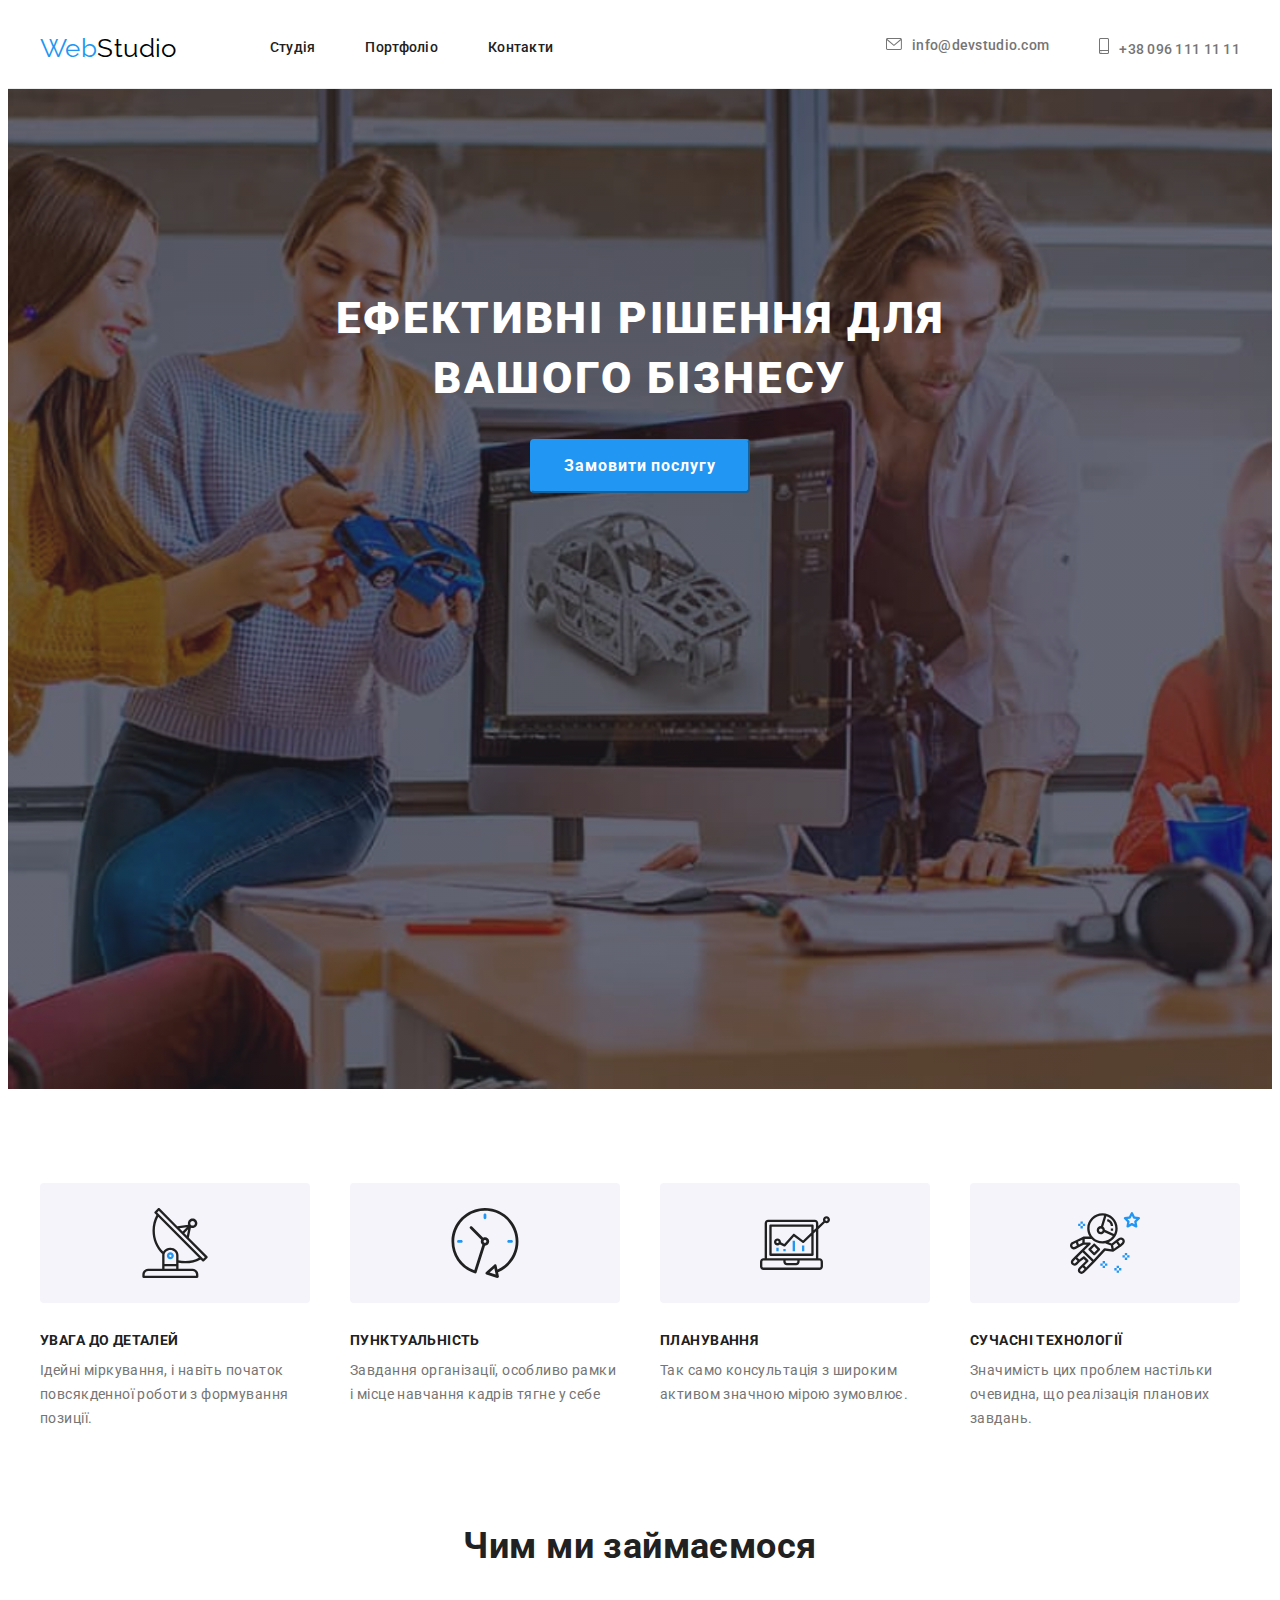
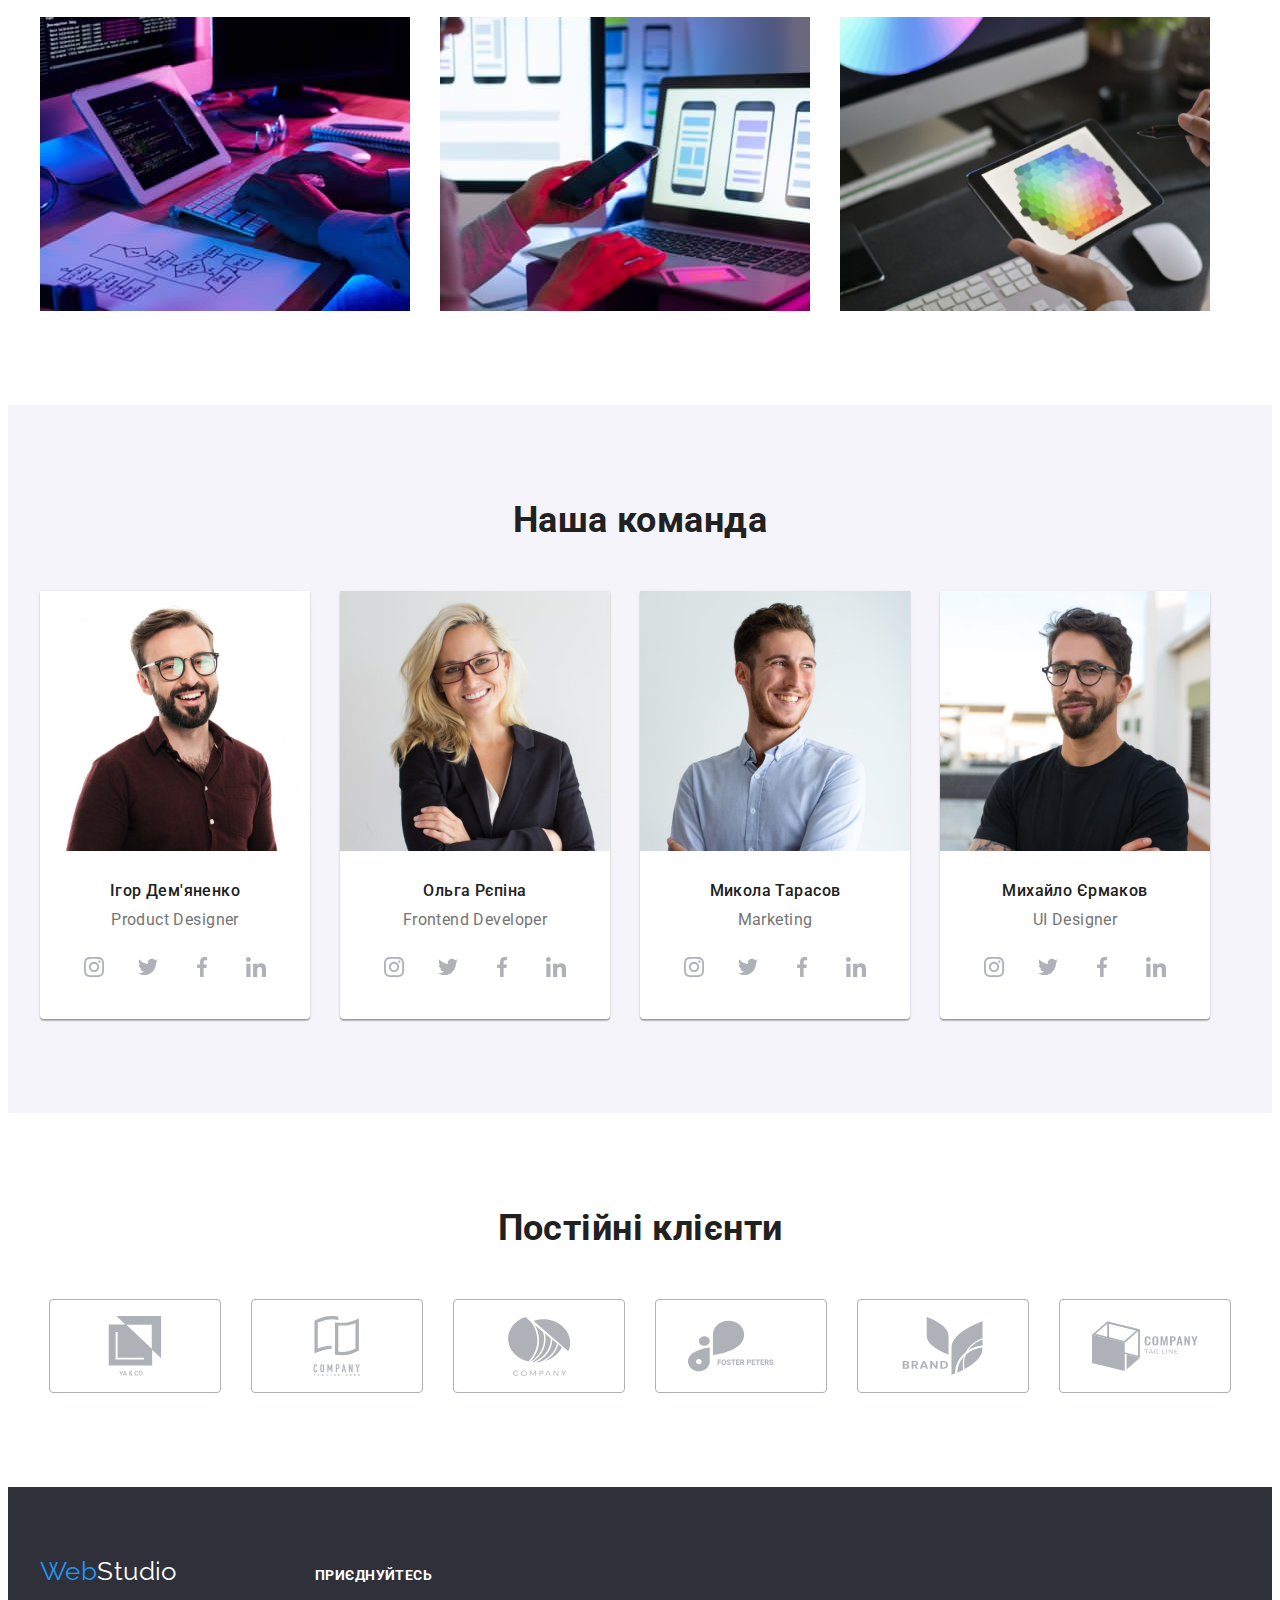
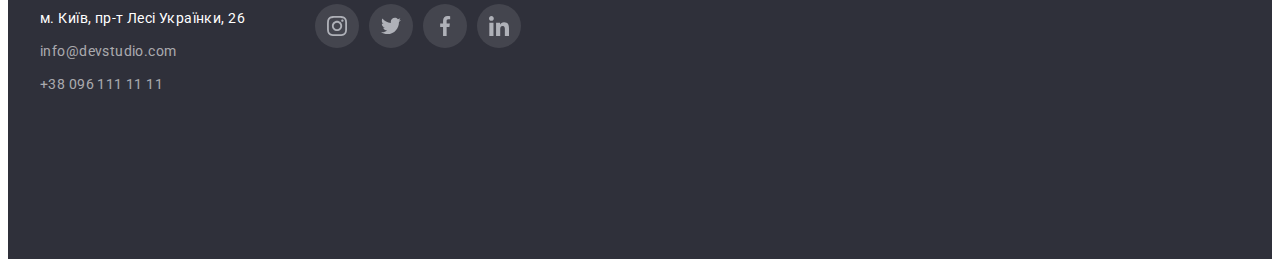
<file: index.html>
<!DOCTYPE html>
<html lang="uk">
<head>
    <meta charset="UTF-8">
    <meta http-equiv="X-UA-Compatible" content="IE=edge">
    <meta name="viewport" content="width=device-width, initial-scale=1.0">
    <link rel="preconnect" href="https://fonts.googleapis.com">
    <link rel="preconnect" href="https://fonts.gstatic.com" crossorigin>
    <link href="https://fonts.googleapis.com/css2?family=Raleway:wght@700&family=Roboto:wght@400;500;700;900&display=swap"
        rel="stylesheet">
    <link rel="stylesheet" href="https://cdnjs.cloudflare.com/ajax/libs/modern-normalize/1.1.0/modern-normalize.min.css"
        integrity="sha512-wpPYUAdjBVSE4KJnH1VR1HeZfpl1ub8YT/NKx4PuQ5NmX2tKuGu6U/JRp5y+Y8XG2tV+wKQpNHVUX03MfMFn9Q=="
        crossorigin="anonymous" referrerpolicy="no-referrer"/>
    <link rel="stylesheet" href="./css/styles.css">
    <title>WebStudio</title>
</head>

<body>
    <!--Шапка сайту-->
  <header class="header">
    <div class="container">
        <a class="logo" href="./index.html">Web<span>Studio</span></a>
        <nav class="nav-menu">
        <ul class="links">
            <li class="item"><a class="nav-link" href="./index.html">Студія</a></li>
            <li class="item"><a class="nav-link" href="./portfolio.html">Портфоліо</a></li>
            <li class="item"><a class="nav-link" href="#">Контакти</a></li>
        </ul>
        </nav>
        <ul class="contact-links">
            <li class="item">
                <a class="contact-link" href="mailto:info@devstudio.com">
                <svg class="header-icon-mail">
                <use href="./img/icons.svg#icon-envelope">
                    </use>
                </svg>info@devstudio.com</a>
            <li class="item">
                <a class="contact-link" href="tel:+380961111111">
                <svg class="header-icon-phone">
                <use href="./img/icons.svg#icon-smartphone">
                    </use>
                </svg>+38 096 111 11 11</a>
        </ul>
    </div>
  </header>
  <main>
    <!--Герой-->
    <section class="hero">
        <div class="conteiner">
            <h1 class="hero-title">Ефективні рішення для вашого бізнесу</h1>
            <button class="hero-button" type="button">Замовити послугу</button>
        </div>
    </section>
    <!--Особливості-->
    <section class="section">
        <div class="container">
            <h2 class="visually-hidden">Особливості</h2>
            <ul class="work-center">
                <li class="benefits">
                    <div class="icons">
                        <svg width="70" height="70">
                        <use href="./img/icons.svg#icon-antenna"></use>
                        </svg>
                    </div>
                    <h3 class="work-title">УВАГА ДО ДЕТАЛЕЙ</h3>
                    <p class="work-text">Ідейні міркування, і навіть початок повсякденної роботи з формування позиції.</p>
                </li>
                <li class="benefits">
                    <div class="icons">
                        <svg width="70" height="70">
                        <use href="./img/icons.svg#icon-clock"></use>
                        </svg>
                    </div>
                    <h3 class="work-title">ПУНКТУАЛЬНІСТЬ</h3>
                    <p class="work-text">Завдання організації, особливо рамки і місце навчання кадрів тягне у себе</p>
                </li>
                <li class="benefits">
                    <div class="icons">
                        <svg width="70" height="70">
                        <use href="./img/icons.svg#icon-diagram"></use>
                        </svg>
                    </div>
                    <h3 class="work-title">ПЛАНУВАННЯ</h3>
                    <p class="work-text">Так само консультація з широким активом значною мірою зумовлює.</p>
                </li>
                <li class="benefits">
                    <div class="icons">
                        <svg width="70" height="70">
                        <use href="./img/icons.svg#icon-astronaut"></use>
                    </svg>
                    </div>
                    <h3 class="work-title">СУЧАСНІ ТЕХНОЛОГІЇ</h3>
                    <p class="work-text">Значимість цих проблем настільки очевидна, що реалізація планових завдань.</p>
                </li>
            </ul>
        </div>
    </section>
    <!--Чим ми займаємося-->
    <section class="section project">
        <div class="container">
            <h2 class="section-title">Чим ми займаємося</h2>
            <ul class="work-img">
                <li><img src="./img/laptop.jpg" alt="Ноутбук" width="370"></li>
                <li><img src="./img/phone.jpg" alt="Телефон" width="370"></li>
                <li><img src="./img/tablet.jpg" alt="Планшет" width="370"></li>
            </ul>
        </div>
    </section>
    <!--Наша команда-->
    <section class="section teams">
        <div class="container">
            <h2 class="team">Наша команда</h2>
            <ul class="team-worker">
                <li>
                    <img src="./img/igor.jpg" alt="Ігор Дем'яненко" width="270">
                    <div class="team-card">
                        <h3 class="team-name">Ігор Дем'яненко</h3>
                        <p class="team-position">Product Designer</p>
                        <ul class="social-icons">
                            <li>
                                <a class="icon-cover" href=""><svg class="icon-social">
                                        <use href="./img/icons.svg#icon-instagram"></use>
                                    </svg>
                                </a>
                            </li>
                            <li>
                                <a class="icon-cover" href=""><svg class="icon-social">
                                        <use href="./img/icons.svg#icon-twitter"></use>
                                    </svg>
                                </a>
                            </li>
                            <li>
                                <a class="icon-cover" href=""><svg class="icon-social">
                                        <use href="./img/icons.svg#icon-facebook"></use>
                                    </svg>
                                </a>
                            </li>
                            <li>
                                <a class="icon-cover" href=""><svg class="icon-social">
                                        <use href="./img/icons.svg#icon-linkedin"></use>
                                    </svg>
                                </a>
                            </li>
                        </ul>
                    </div>
                </li>
                <li>
                    <img src="./img/olga.jpg" alt="Ольга Рєпіна" width="270">
                    <div class="team-card">
                        <h3 class="team-name">Ольга Рєпіна</h3>
                        <p class="team-position">Frontend Developer</p>
                        <ul class="social-icons">
                            <li>
                                <a class="icon-cover" href=""><svg class="icon-social">
                                        <use href="./img/icons.svg#icon-instagram"></use>
                                    </svg>
                                </a>
                            </li>
                            <li>
                                <a class="icon-cover" href=""><svg class="icon-social">
                                        <use href="./img/icons.svg#icon-twitter"></use>
                                    </svg>
                                </a>
                            </li>
                            <li>
                                <a class="icon-cover" href=""><svg class="icon-social">
                                        <use href="./img/icons.svg#icon-facebook"></use>
                                    </svg>
                                </a>
                            </li>
                            <li>
                                <a class="icon-cover" href=""><svg class="icon-social">
                                        <use href="./img/icons.svg#icon-linkedin"></use>
                                    </svg>
                                </a>
                            </li>
                        </ul>
                    </div>
                </li>
                <li>
                    <img src="./img/mykola.jpg" alt="Микола Тарасов" width="270">
                    <div class="team-card">
                        <h3 class="team-name">Микола Тарасов</h3>
                        <p class="team-position">Marketing</p>
                        <ul class="social-icons">
                            <li>
                                <a class="icon-cover" href=""><svg class="icon-social">
                                        <use href="./img/icons.svg#icon-instagram"></use>
                                    </svg>
                                </a>
                            </li>
                            <li>
                                <a class="icon-cover" href=""><svg class="icon-social">
                                        <use href="./img/icons.svg#icon-twitter"></use>
                                    </svg>
                                </a>
                            </li>
                            <li>
                                <a class="icon-cover" href=""><svg class="icon-social">
                                        <use href="./img/icons.svg#icon-facebook"></use>
                                    </svg>
                                </a>
                            </li>
                            <li>
                                <a class="icon-cover" href=""><svg class="icon-social">
                                        <use href="./img/icons.svg#icon-linkedin"></use>
                                    </svg>
                                </a>
                            </li>
                        </ul>
                    </div>
                </li>
                <li>
                    <img src="./img/mykhailo.jpg" alt="Михайло Єрмаков" width="270">
                    <div class="team-card">
                        <h3 class="team-name">Михайло Єрмаков</h3>
                        <p class="team-position">UI Designer</p>
                        <ul class="social-icons">
                            <li>
                                <a class="icon-cover" href=""><svg class="icon-social">
                                        <use href="./img/icons.svg#icon-instagram"></use>
                                    </svg>
                                </a>
                            </li>
                            <li>
                                <a class="icon-cover" href=""><svg class="icon-social">
                                        <use href="./img/icons.svg#icon-twitter"></use>
                                    </svg>
                                </a>
                            </li>
                            <li>
                                <a class="icon-cover" href=""><svg class="icon-social">
                                        <use href="./img/icons.svg#icon-facebook"></use>
                                    </svg>
                                </a>
                            </li>
                            <li>
                                <a class="icon-cover" href=""><svg class="icon-social">
                                        <use href="./img/icons.svg#icon-linkedin"></use>
                                    </svg>
                                </a>
                            </li>
                        </ul>
                    </div>
                </li>
            </ul>
        </div>
    </section>
    <section class="cliens">
        <div class="container">
            <h2 class="section-title">Постійні клієнти</h2>
            <ul class="icon-cliens">
                <li>
                    <a class="icon-client-bg" href="">
                        <svg class="icon-client">
                            <use href="./img/icons.svg#icon-yaco"></use>
                        </svg>
                    </a>
                </li>
                <li>
                    <a class="icon-client-bg" href=""><svg class="icon-client">
                            <use href="./img/icons.svg#icon-tagline"></use>
                        </svg>
                    </a>
                </li>
                <li>
                    <a class="icon-client-bg" href=""><svg class="icon-client">
                            <use href="./img/icons.svg#icon-company"></use>
                        </svg>
                    </a>
                </li>
                <li>
                    <a class="icon-client-bg" href=""><svg class="icon-client">
                            <use href="./img/icons.svg#icon-foster"></use>
                        </svg>
                    </a>
                </li>
                <li>
                    <a class="icon-client-bg" href=""><svg class="icon-client">
                            <use href="./img/icons.svg#icon-brand"></use>
                        </svg>
                    </a>
                </li>
                <li>
                    <a class="icon-client-bg" href=""><svg class="icon-client">
                            <use href="./img/icons.svg#icon-tag"></use>
                        </svg>
                    </a>
                </li>
            </ul>
        </div>
    </section>
  </main>
    <!--Футер-->
  <footer class="footer">
    <div class="container">
        <ul class="footer-tab">
            <li>
                <a class="logo-footer" href="./index.html">Web<span>Studio</span></a>
                <address class="address">
                <ul>
                    <li><a class="contact" href="https://goo.gl/maps/UYQvhBEnPJz3JGaJ8" target="_blank"
                            rel="noopener noreferrer nofollow">м. Київ, пр-т Лесі Українки, 26</a></li>
                    <li><a class="contact-info" href="mailto:info@devstudio.com">info@devstudio.com</a>
                    <li><a class="contact-info" href="tel:+380961111111">+38 096 111 11 11</a>
                </ul>
                </address>
            </li>
            <li class="footer-tabs">
                <p class="footer-title">приєднуйтесь</p>
                <ul class="footer-social-icons">
            
                    <li>
                        <a class="footer-icon-cover" href="">
                            <svg class="footer-icon-social">
                                <use href="./img/icons.svg#icon-instagram"></use>
                            </svg>
                        </a>
                    </li>
            
                    <li>
                        <a class="footer-icon-cover" href="">
                            <svg class="footer-icon-social">
                                <use href="./img/icons.svg#icon-twitter"></use>
                            </svg>
                        </a>
                    </li>
            
                    <li>
                        <a class="footer-icon-cover" href="">
                            <svg class="footer-icon-social">
                                <use href="./img/icons.svg#icon-facebook"></use>
                            </svg>
                        </a>
                    </li>
            
                    <li>
                        <a class="footer-icon-cover" href="">
                            <svg class="footer-icon-social">
                                <use href="./img/icons.svg#icon-linkedin"></use>
                            </svg>
                        </a>
                    </li>
            
                </ul>
            </li>
        </ul>
    </div>
  </footer>  
</body>

</html>
</file>
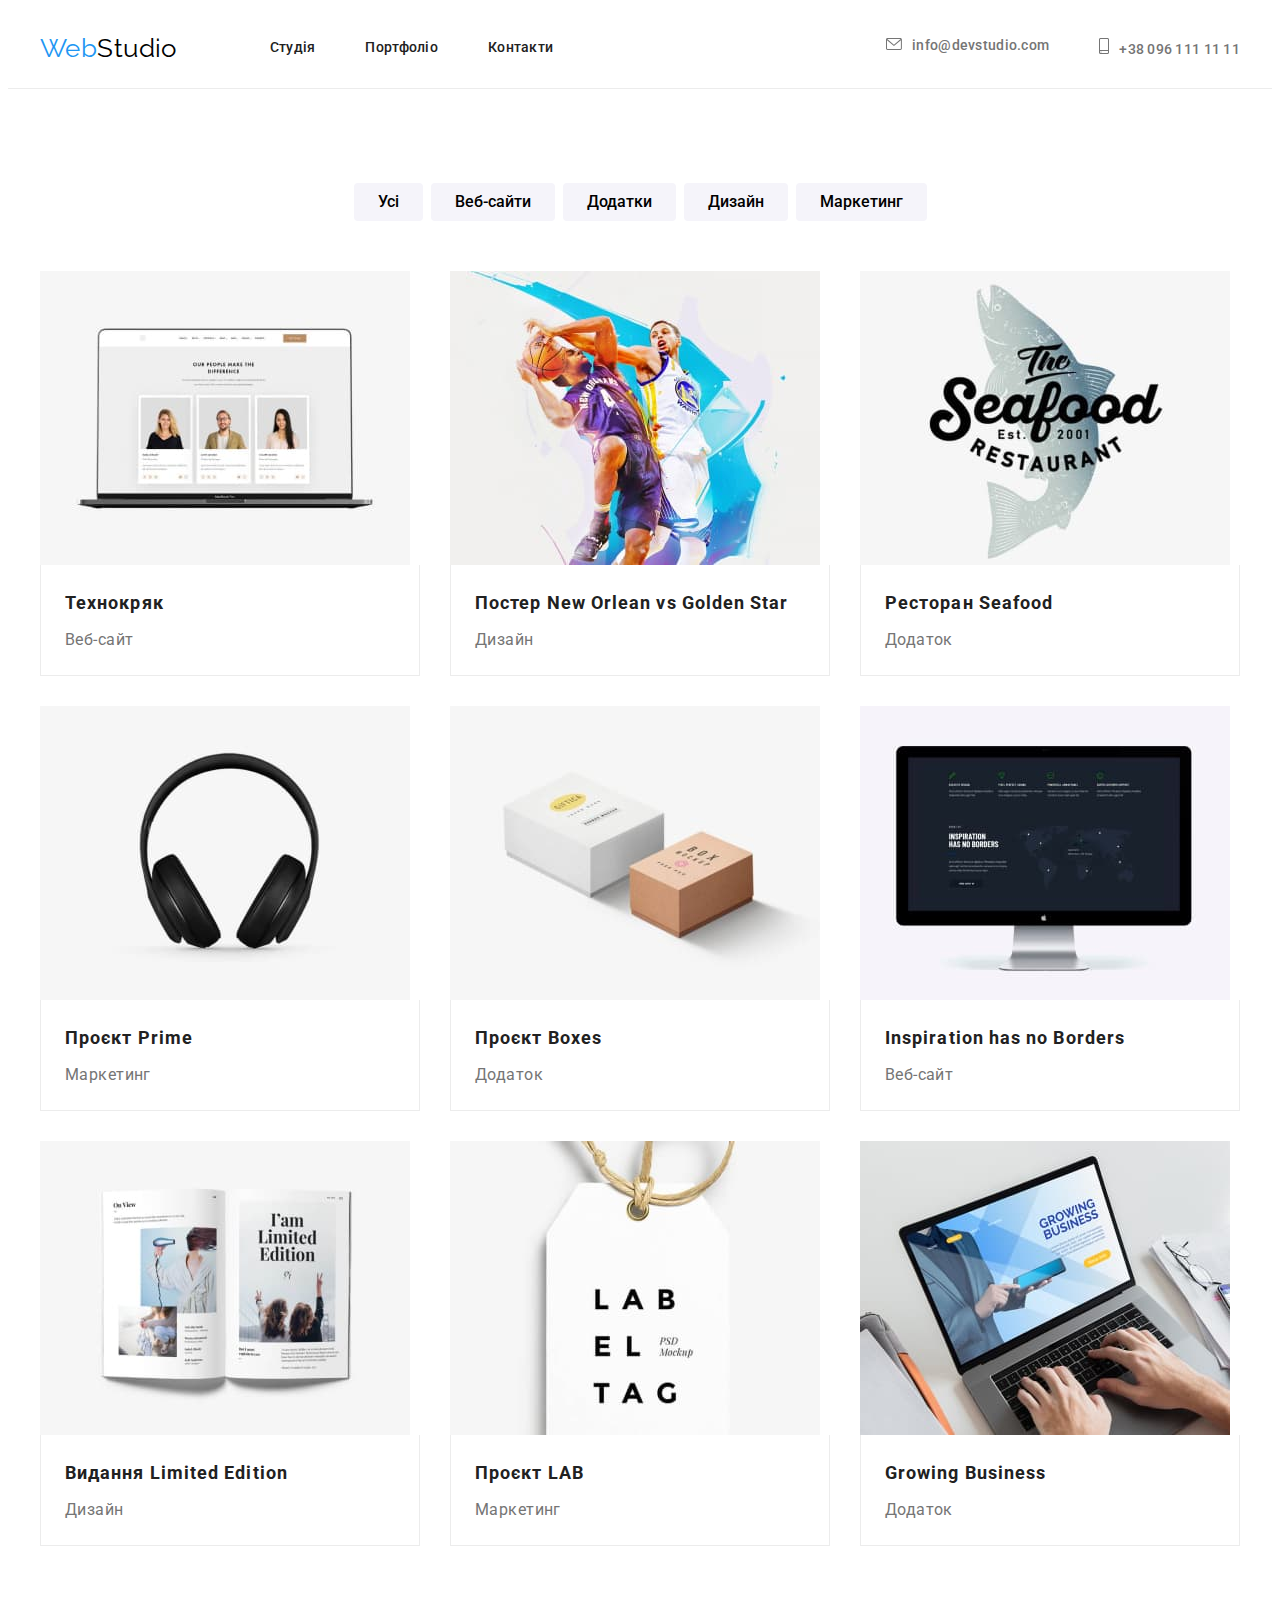
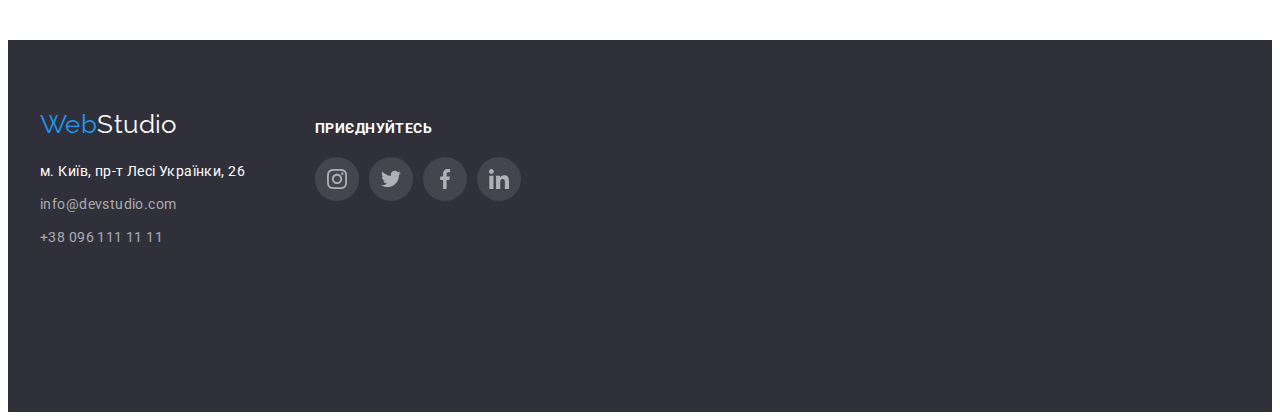
<file: portfolio.html>
<!DOCTYPE html>
<html lang="uk">

<head>
    <meta charset="UTF-8">
    <meta http-equiv="X-UA-Compatible" content="IE=edge">
    <meta name="viewport" content="width=device-width, initial-scale=1.0">
    <link rel="preconnect" href="https://fonts.googleapis.com">
    <link rel="preconnect" href="https://fonts.gstatic.com" crossorigin>
    <link href="https://fonts.googleapis.com/css2?family=Raleway:wght@700&family=Roboto:wght@400;500;700;900&display=swap"
        rel="stylesheet">
    <link rel="stylesheet" href="https://cdnjs.cloudflare.com/ajax/libs/modern-normalize/1.1.0/modern-normalize.min.css"
        integrity="sha512-wpPYUAdjBVSE4KJnH1VR1HeZfpl1ub8YT/NKx4PuQ5NmX2tKuGu6U/JRp5y+Y8XG2tV+wKQpNHVUX03MfMFn9Q=="
        crossorigin="anonymous" referrerpolicy="no-referrer"/>
    <link rel="stylesheet" href="./css/styles.css">
    <title>WebStudio</title>
</head>

<body>
    <!--Шапка-->
    <header class="header">
        <div class="container">
            <a class="logo" href="./index.html">Web<span>Studio</span></a>
            <nav class="nav-menu">
                <ul class="links">
                    <li class="item"><a class="nav-link" href="./index.html">Студія</a></li>
                    <li class="item"><a class="nav-link" href="./portfolio.html">Портфоліо</a></li>
                    <li class="item"><a class="nav-link" href="#">Контакти</a></li>
                </ul>
            </nav>
            <ul class="contact-links">
                <li class="item"><a class="contact-link" href="mailto:info@devstudio.com"><svg class="header-icon-mail">
                    <use href="./img/icons.svg#icon-envelope">
                    </use>
                    </svg>info@devstudio.com</a>
                <li class="item"><a class="contact-link" href="tel:+380961111111"><svg class="header-icon-phone">
                    <use href="./img/icons.svg#icon-smartphone">
                    </use>
                    </svg>+38 096 111 11 11</a>
            </ul>
        </div>
    </header>
    <main>
    <!--Основна частина-->
    <section class="section">
        <div class="container">
        <h1 class="visually-hidden">Кнопки</h1>
        <ul class="projects-btn">
            <li><button class="item-btn" type="button">Усі</button></li>
            <li><button class="item-btn" type="button">Веб-сайти</button></li>
            <li><button class="item-btn" type="button">Додатки</button></li>
            <li><button class="item-btn" type="button">Дизайн</button></li>
            <li><button class="item-btn" type="button">Маркетинг</button></li>
        </ul>
        <h2 class="visually-hidden">Проекти</h2>
        <ul class="project-cards">
            <li class="project-card">
                <img src="./img/tehnokryak.jpg" alt="Технокряк" width="370" height="294">
                <div class="card-item">
                    <h3 class="project-title">Технокряк</h3>
                    <p class="project-type">Веб-сайт</p>
                </div>
            </li>
            <li class="project-card">
                <img src="./img/basketball.jpg" alt="Баскетбол" width="370" height="294">
                <div class="card-item">
                    <h3 class="project-title">Постер New Orlean vs Golden Star</h3>
                    <p class="project-type">Дизайн</p>
                </div>
            </li>
            <li class="project-card">
                <img src="./img/seafood.jpg" alt="Ресторан" width="370" height="294">
                <div class="card-item">
                    <h3 class="project-title">Ресторан Seafood</h3>
                    <p class="project-type">Додаток</p>
                </div>
            </li>
            <li class="project-card">
                <img src="./img/prime.jpg" alt="Навушники" width="370" height="294">
                <div class="card-item">
                    <h3 class="project-title">Проєкт Prime</h3>
                    <p class="project-type">Маркетинг</p>
                </div>
            </li>
            <li class="project-card">
                <img src="./img/boxes.jpg" alt="Коробки" width="370" height="294">
                <div class="card-item">
                    <h3 class="project-title">Проєкт Boxes</h3>
                    <p class="project-type">Додаток</p>
                </div>
            </li>
            <li class="project-card">
                <img src="./img/inspiration.jpg" alt="Монітор" width="370" height="294">
                <div class="card-item">
                    <h3 class="project-title">Inspiration has no Borders</h3>
                    <p class="project-type">Веб-сайт</p>
                </div>
            </li>
            <li class="project-card">
                <img src="./img/limited.jpg" alt="Журнал" width="370" height="294">
                <div class="card-item">
                    <h3 class="project-title">Видання Limited Edition</h3>
                    <p class="project-type">Дизайн</p>
                </div>
            </li>
            <li class="project-card">
                <img src="./img/lab.jpg" alt="Бірка" width="370" height="294">
                <div class="card-item">
                    <h3 class="project-title">Проєкт LAB</h3>
                    <p class="project-type">Маркетинг</p>
                </div>
            </li>
            <li class="project-card">
                <img src="./img/business.jpg" alt="Ноутбук" width="370" height="294">
                <div class="card-item">
                    <h3 class="project-title">Growing Business</h3>
                    <p class="project-type">Додаток</p>
                </div>
            </li>
        </ul>
        </div>
    </section>
    </main>
    <!--Футер-->
    <footer class="footer">
        <div class="container">
            <ul class="footer-tab">
                <li>
                    <a class="logo-footer" href="./index.html">Web<span>Studio</span></a>
                    <address class="address">
                        <ul>
                            <li><a class="contact" href="https://goo.gl/maps/UYQvhBEnPJz3JGaJ8" target="_blank" 
                                rel="noopener noreferrer nofollow">м. Київ, пр-т Лесі Українки, 26</a></li>
                            <li><a class="contact-info" href="mailto:info@devstudio.com">info@devstudio.com</a>
                            <li><a class="contact-info" href="tel:+380961111111">+38 096 111 11 11</a>
                        </ul>
                    </address>
                </li>
                <li class="footer-tabs">
                    <p class="footer-title">приєднуйтесь</p>
                    <ul class="footer-social-icons">
                
                        <li>
                            <a class="footer-icon-cover" href="">
                                <svg class="footer-icon-social">
                                    <use href="./img/icons.svg#icon-instagram"></use>
                                </svg>
                            </a>
                        </li>
                
                        <li>
                            <a class="footer-icon-cover" href="">
                                <svg class="footer-icon-social">
                                    <use href="./img/icons.svg#icon-twitter"></use>
                                </svg>
                            </a>
                        </li>
                
                        <li>
                            <a class="footer-icon-cover" href="">
                                <svg class="footer-icon-social">
                                    <use href="./img/icons.svg#icon-facebook"></use>
                                </svg>
                            </a>
                        </li>
                
                        <li>
                            <a class="footer-icon-cover" href="">
                                <svg class="footer-icon-social">
                                    <use href="./img/icons.svg#icon-linkedin"></use>
                                </svg>
                            </a>
                        </li>
                
                    </ul>
                </li>
            </ul>
        </div>
    </footer>
</body>
</html>
</file>
<file: css/styles.css>
:root {
    --main-color: #212121;
    --second-color: #ffffff;
    --third-color: #757575;
    --main-btn-color: #2196F3;
    --line-color: #ececec;

    --main-font: 'Roboto', sans-serif;
}
body {
    font-family: var(--main-font);
    font-size: 14px;
    line-height: 1.14;
    color: var(--main-color);
    background-color: var(--second-color);
    letter-spacing: 0.03em;
}
a {
    text-decoration: none;
    color: inherit;
}
ul {
    padding: 0;
    margin: 0;
    list-style: none;
}
img {
    display: block;
}
p,
h1,
h2,
h3,
h4,
h5,
h6 {
    margin: 0;
}
address {
    font-style: normal;
}
.container {
    width: 1200px;
    padding-left: 15px;
    padding-right: 15px;
    margin-left: auto;
    margin-right: auto;
}


/* -----------HEADER----------- */
.logo {
    font-family: 'Raleway', sans-serif;
    font-size: 26px;
    line-height: 1.19;
    color: var(--main-btn-color);
    margin-right: 93px;
}
.logo>span {
    color: #000000;
}
.nav-link {
    display: block;
    padding: 32px 0;
    font-weight: 500;
    font-size: 14px;
    line-height: 1.14;
    letter-spacing: 0.02em;
}
.links .nav-link:hover,
.links .nav-link:focus {
    color: var(--main-btn-color);
}
.links .nav-link:active {
    color: var(--main-btn-color);
}
.contact-link {
    display: block;
    font-weight: 500;
    font-size: 14px;
    line-height: 1.14;
    letter-spacing: 0.02em;
    color: var(--third-color);
}
.links .item:not(:last-child),
.contact-links .item:not(:last-child) {
    margin-right: 50px;
}
.contact-link:hover,
.contact-link:focus {
    color: var(--main-btn-color);
}
.header-icon-mail {
    height: 12px;
    width: 16px;
    margin-right: 10px;
    fill: currentColor;
}
.header-icon-mail:hover,
.header-icon-mail:focus {
    fill: var(--main-btn-color);
}
.header-icon-phone {
    width: 10px;
    height: 16px;
    margin-right: 10px;
    fill: currentColor;
}
.header-icon-phone:hover,
.header-icon-phone:focus {
    fill: var(--main-btn-color);
}
.header {
    border-bottom: 1px solid var(--line-color);
}
.header .container {
    display: flex;
    align-items: center;
}
.nav-menu {
    display: flex;
    align-items: center;
}
.links {
    display: flex;
}
.contact-links {
    display: flex;
    margin-left: auto;
}

/* -----------HERO----------- */
.section {
    padding-top: 94px;
    padding-bottom: 94px;
}
.hero {
    padding: 200px 0;
    text-align: center;
}
.hero-title {
    font-weight: 900;
    font-size: 44px;
    line-height: 1.36;
    text-align: center;
    letter-spacing: 0.06em;
    text-transform: uppercase;
    color: var(--second-color);
    margin-left: auto;
    margin-right: auto;
    margin-bottom: 30px;
    width: 696px;
}
.hero-button {
    font-family: 'Roboto';
    font-weight: 700;
    font-size: 16px;
    line-height: 1.88;
    letter-spacing: 0.06em;
    color: var(--second-color);
    border-color: var(--main-btn-color);
    padding: 10px 32px;
    background-color: var(--main-btn-color);
    cursor: pointer;
    border-radius: 4px;
}
.hero-button:hover,
.hero-button:focus {
    color: var(--main-btn-color);
    background-color: var(--second-color);
    border-color: var(--main-btn-color);
}
.hero {
    max-width: 1600px;
    height: 600px;
    margin: 0 auto;
    background-color: #C4C4C4;
    background-image: linear-gradient(rgba(47, 48, 58, 0.4), #2f303a66), url(../img/hero.jpg);
    background-repeat: no-repeat;
    background-size: cover;
    background-position: center;
}

/* -----------FEATURES----------- */
.visually-hidden {
    position: absolute;
    width: 1px;
    height: 1px;
    margin: -1px;
    border: 0;
    padding: 0;
    white-space: nowrap;
    overflow: hidden;
}

.work-center {
    display: flex;
    justify-content: space-between;
}
.work-center>li {
    width: 270px;
}
.work-center>li:not(:last-child) {
    margin-right: 30px;
}
.benefits .item {
    width: calc((100% - 90px) / 4);
    display: flex;
    flex-direction: column;
}
.work-center .icons {
    display: flex;
    justify-content: center;
    width: 100%;
    padding-top: 25px;
    padding-bottom: 25px;
    border-radius: 4px;
    background-color: #F5F4FA;
}
.work-title {
    margin-top: 30px;
    margin-bottom: 10px;
    font-weight: 700;
    font-size: 14px;
    line-height: 1.14;
    text-transform: uppercase;
    margin-bottom: 10px;
}
.work-text {
    margin: 0;
    font-size: 14px;
    line-height: 1.71;
    color: var(--third-color);
}

/* -----------Work----------- */
.project {
    padding-top: 0;
}
.section-title {
    padding-top: 0;
    font-size: 36px;
    line-height: 1.17;
    text-align: center;
    margin-bottom: 50px; 
}
.work-img {
    display: flex;
}
.work-img>li:not(:last-child) {
    margin-right: 30px;
}
/* -----------Team----------- */
.teams {
    background-color: #F5F4FA;
}
.team-worker {
    display: flex;
}
.team-worker>li {
    text-align: center;
    width: 270px;
    background-color: var(--second-color);
    border-radius: 0px 0px 4px 4px;
    box-shadow: 0px 1px 3px rgba(0, 0, 0, 0.12), 0px 1px 1px rgba(0, 0, 0, 0.14), 0px 2px 1px rgba(0, 0, 0, 0.2);
    background-color: var(--second-color);
}
.team-worker>li:not(:last-child) {
    margin-right: 30px;
}
.team {
    font-size: 36px;
    line-height: 1.17;
    text-align: center;
    margin-bottom: 50px;
    padding-top: 0;
}
.team-card {
    padding-top: 30px;
    padding-bottom: 30px;
}
.team-name {
    font-weight: 500;
    font-size: 16px;
    line-height: 1.19;
}
.team-position {
    margin-top: 10px;
    font-size: 16px;
    line-height: 1.19;
    color: var(--third-color)
}
.social-icons {
    display: flex;
    margin-top: 16px;
    padding: 0 32px;
    gap: 10px;
}
.icon-social {
    height: 20px;
    width: 20px;
    fill: #AFB1B8;
}
.icon-cover {
    height: 44px;
    width: 44px;
    color: var(--second-color);
    background-color: transparent;
    border-radius: 50%;
    display: flex;
    justify-content: center;
    align-items: center;
}
.icon-cover:hover {
    background-color: var(--main-btn-color);
}
.icon-cover:focus {
    background-color: var(--main-btn-color);
}
.icon-cover:hover .icon-social {
    fill: var(--second-color);
}
.icon-cover:focus .icon-social {
    fill: var(--second-color);
}
.cliens {
    background-color: var(--second-color);
    padding: 94px 0;
}

.icon-cliens {
    display: flex;
    justify-content: center;
    align-items: center;
}

.icon-client-bg {
    display: flex;
    justify-content: center;
    align-items: center;
    border: 1px solid #AFB1B8;
    border-radius: 4px;
    width: 170px;
    height: 92px;
    cursor: pointer;
}

.icon-client {
    display: flex;
    height: 60px;
    width: 106px;
    fill: #AFB1B8;
}

.icon-client-bg:hover,
.icon-client-bg:focus {
    border: 1px solid var(--main-btn-color);
}

.icon-client-bg:hover .icon-client,
.icon-client-bg:focus .icon-client {
    fill: var(--main-btn-color);
}

.icon-cliens>li:not(:last-child) {
    margin-right: 30px;
}

/* -----------MAIN----------- */
.projects-btn {
    display: flex;
    justify-content: center;
}
.projects-btn>li:not(:last-child) {
    margin-right: 8px;
}
.item-btn {
    font-family: 'Roboto';
    padding: 4px 22px;
    font-weight: 500;
    font-size: 16px;
    line-height: 1.62;
    background: #F5F4FA;
    cursor: pointer;
    border-color: transparent;
    border-radius: 4px;
}
.item-btn:hover,
.item-btn:focus {
    color: var(--second-color);
    background: var(--main-btn-color);
    border-color: var(--main-btn-color);
    box-shadow: 0px 3px 1px rgba(0, 0, 0, 0.1), 0px 1px 2px rgba(0, 0, 0, 0.08),
            0px 2px 2px rgba(0, 0, 0, 0.12);
}
.project-cards {
    display: flex;
    flex-wrap: wrap;
    margin-top: 50px;
    gap: 30px;
}
.project-card {
    display: block;
    width: calc((100% - 60px) / 3);
    background-color: var(--second-color);
}
.project-card:hover,
.project-card:focus {
    box-shadow: 0px 1px 1px rgba(0, 0, 0, 0.12), 0px 4px 4px rgba(0, 0, 0, 0.06),
            1px 4px 6px rgba(0, 0, 0, 0.16);
}
.card-item {
    padding: 20px 24px;
    border-left: 1px solid var(--line-color);
    border-right: 1px solid var(--line-color);
    border-bottom: 1px solid var(--line-color);
}
.project-title {
    font-size: 18px;
    line-height: 2;
    letter-spacing: 0.06em;
}
.project-type {
    margin-top: 4px;
    font-size: 16px;
    line-height: 1.88;
    color: var(--third-color)
}

/* -----------FOOTER----------- */
.footer {
    max-width: 1600px;
    height: 252px;
    margin: 0 auto;
    background-color: #2F303A;
    padding: 60px 0;
}
.address {
    margin-top: 20px;
}
.address>ul>li:not(:last-child) {
    margin-bottom: 9px;
}
.logo-footer {
    font-family: 'Raleway', sans-serif;
    font-size: 26px;
    line-height: 1.19;
    color: var(--main-btn-color);
}
.logo-footer>span {
    color: var(--second-color);
}
.footer> .container>ul>li {
    margin-top: 9px;
}
.contact{
    font-weight: 400;
    font-size: 14px;
    line-height: 1.71;
    color: var(--second-color);
}
.contact-info {
    font-weight: 400;
    font-size: 14px;
    line-height: 1.71;
    color: rgba(255, 255, 255, 0.6);
}
.footer-tab {
    display: flex;
}
.footer-tabs {
    margin-left: 70px;
}
.footer-title {
    font-weight: 700;
    text-transform: uppercase;
    color: var(--second-color);
    margin-bottom: 20px;
    margin-top: 12px;
}
.footer-icon-cover {
    display: flex;
    height: 44px;
    width: 44px;
    border-radius: 50%;
    background-color: rgba(255, 255, 255, 0.1);
    align-items: center;
    justify-content: center;
}
.footer-social-icons>li {
    margin-left: 10px;
    display: flex;
    align-items: center;
    justify-content: center;
}
.footer-social-icons>li:first-child {
    margin-left: 0;
}
.footer-social-icons {
    display: flex;
}
.footer-icon-social {
    display: flex;
    height: 20px;
    width: 20px;
    fill: #AFB1B8;
}
.footer-icon-cover:hover,
.footer-icon-cover:focus {
    background-color: var(--main-btn-color);
}

.footer-icon-cover:hover .footer-icon-social,
.footer-icon-cover:focus .footer-icon-social {
    fill: var(--second-color);
}
</file>
